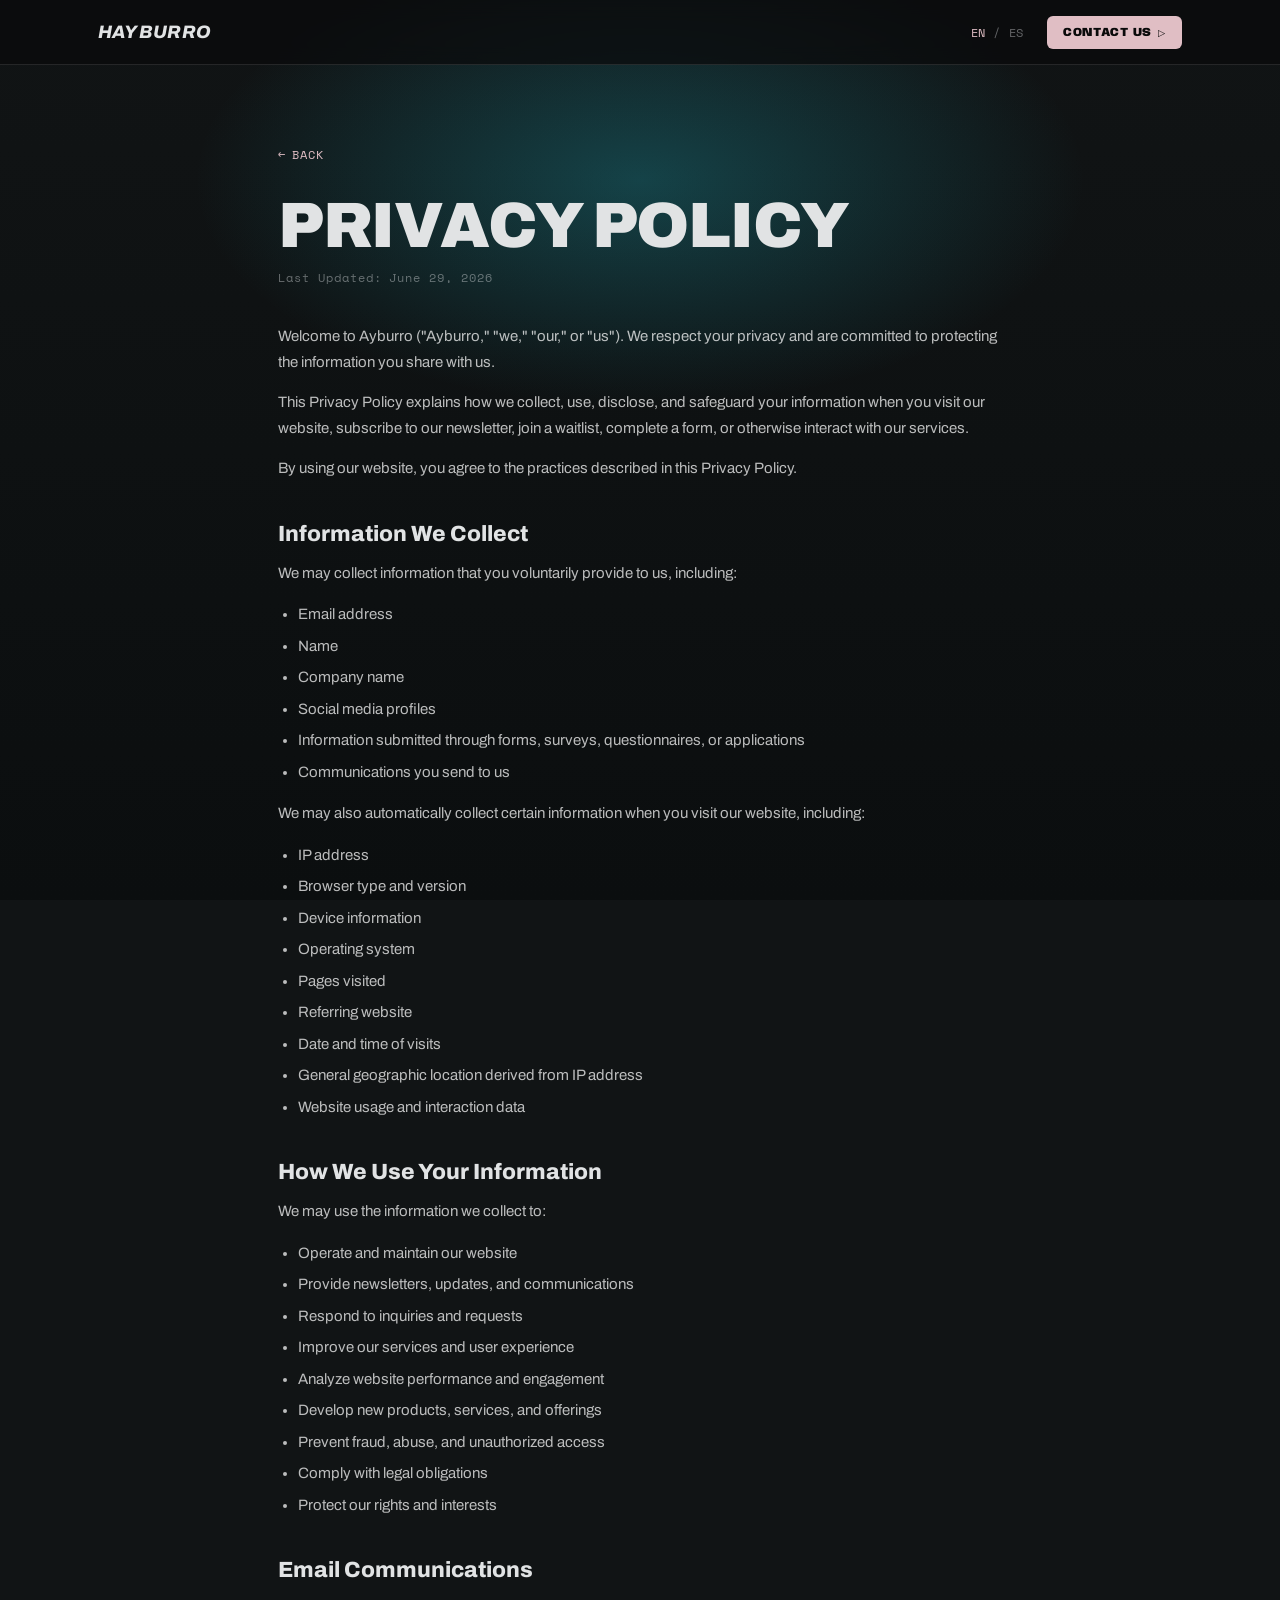
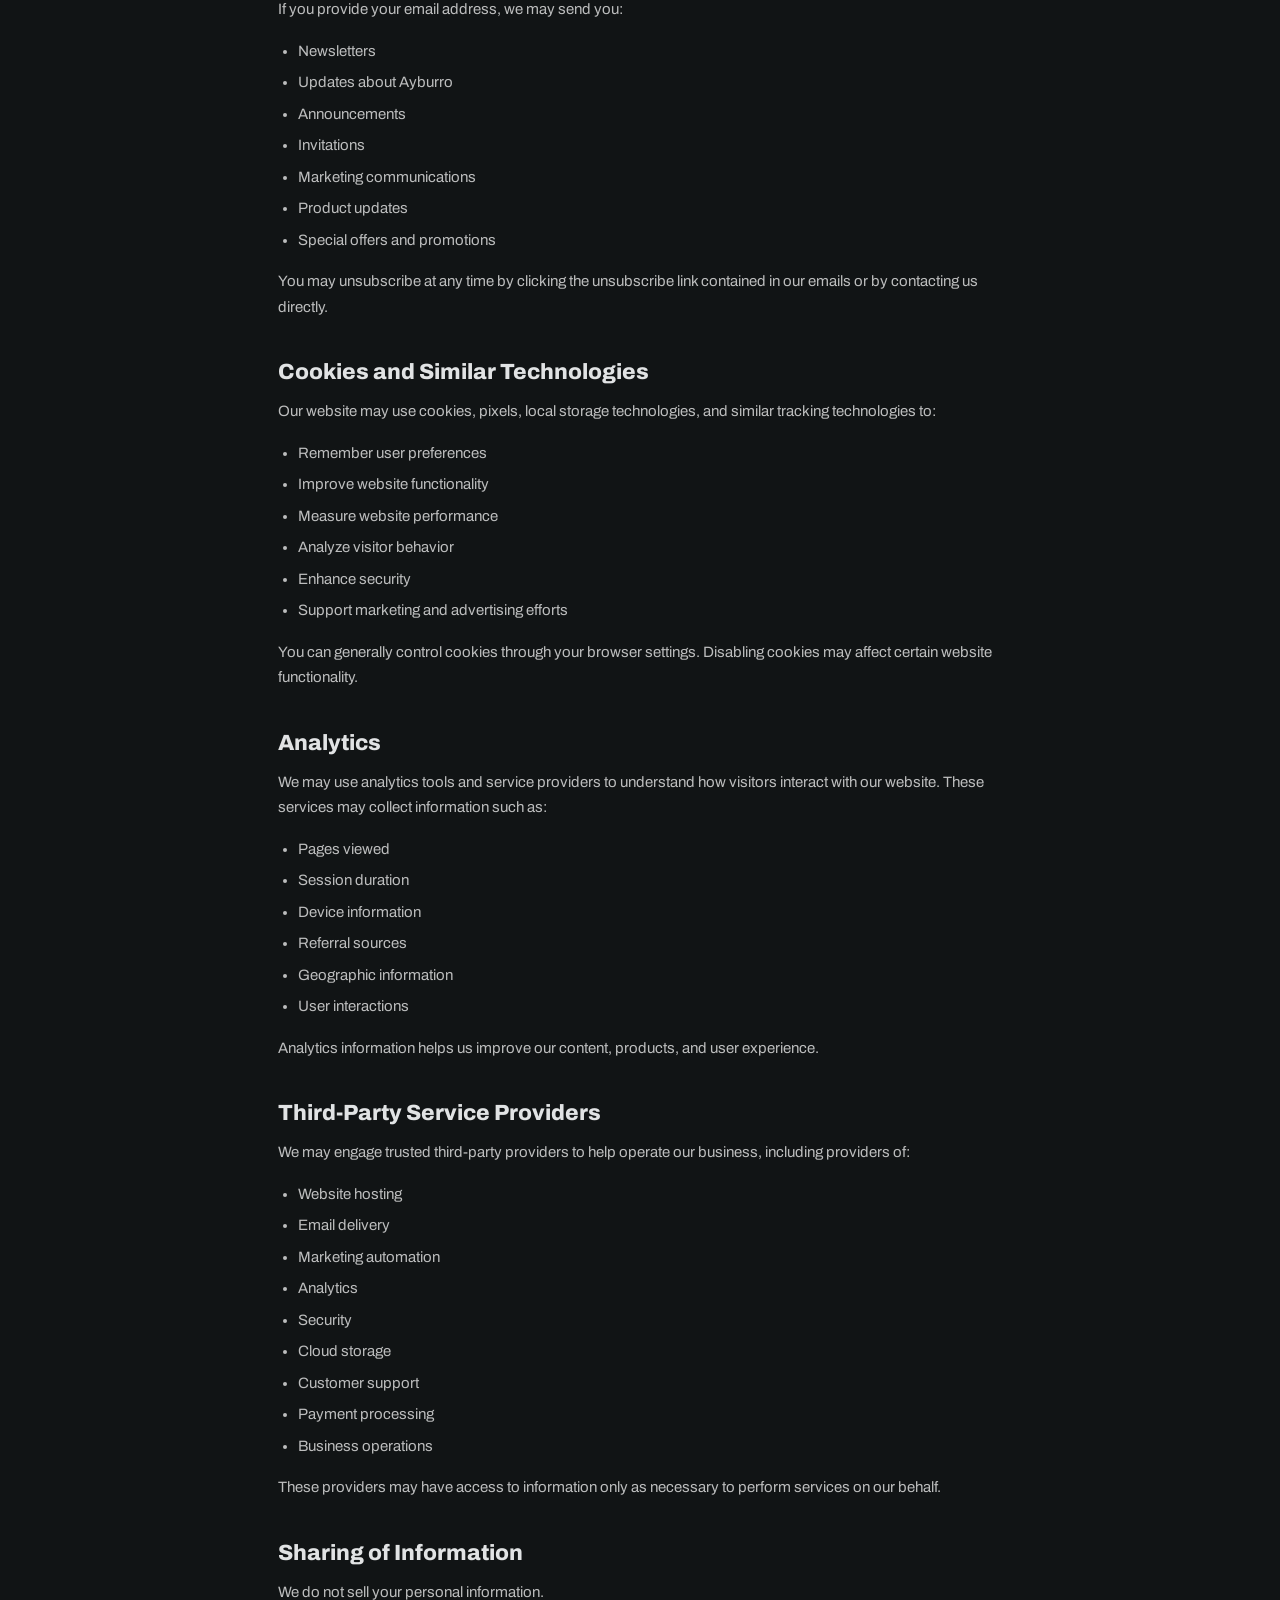
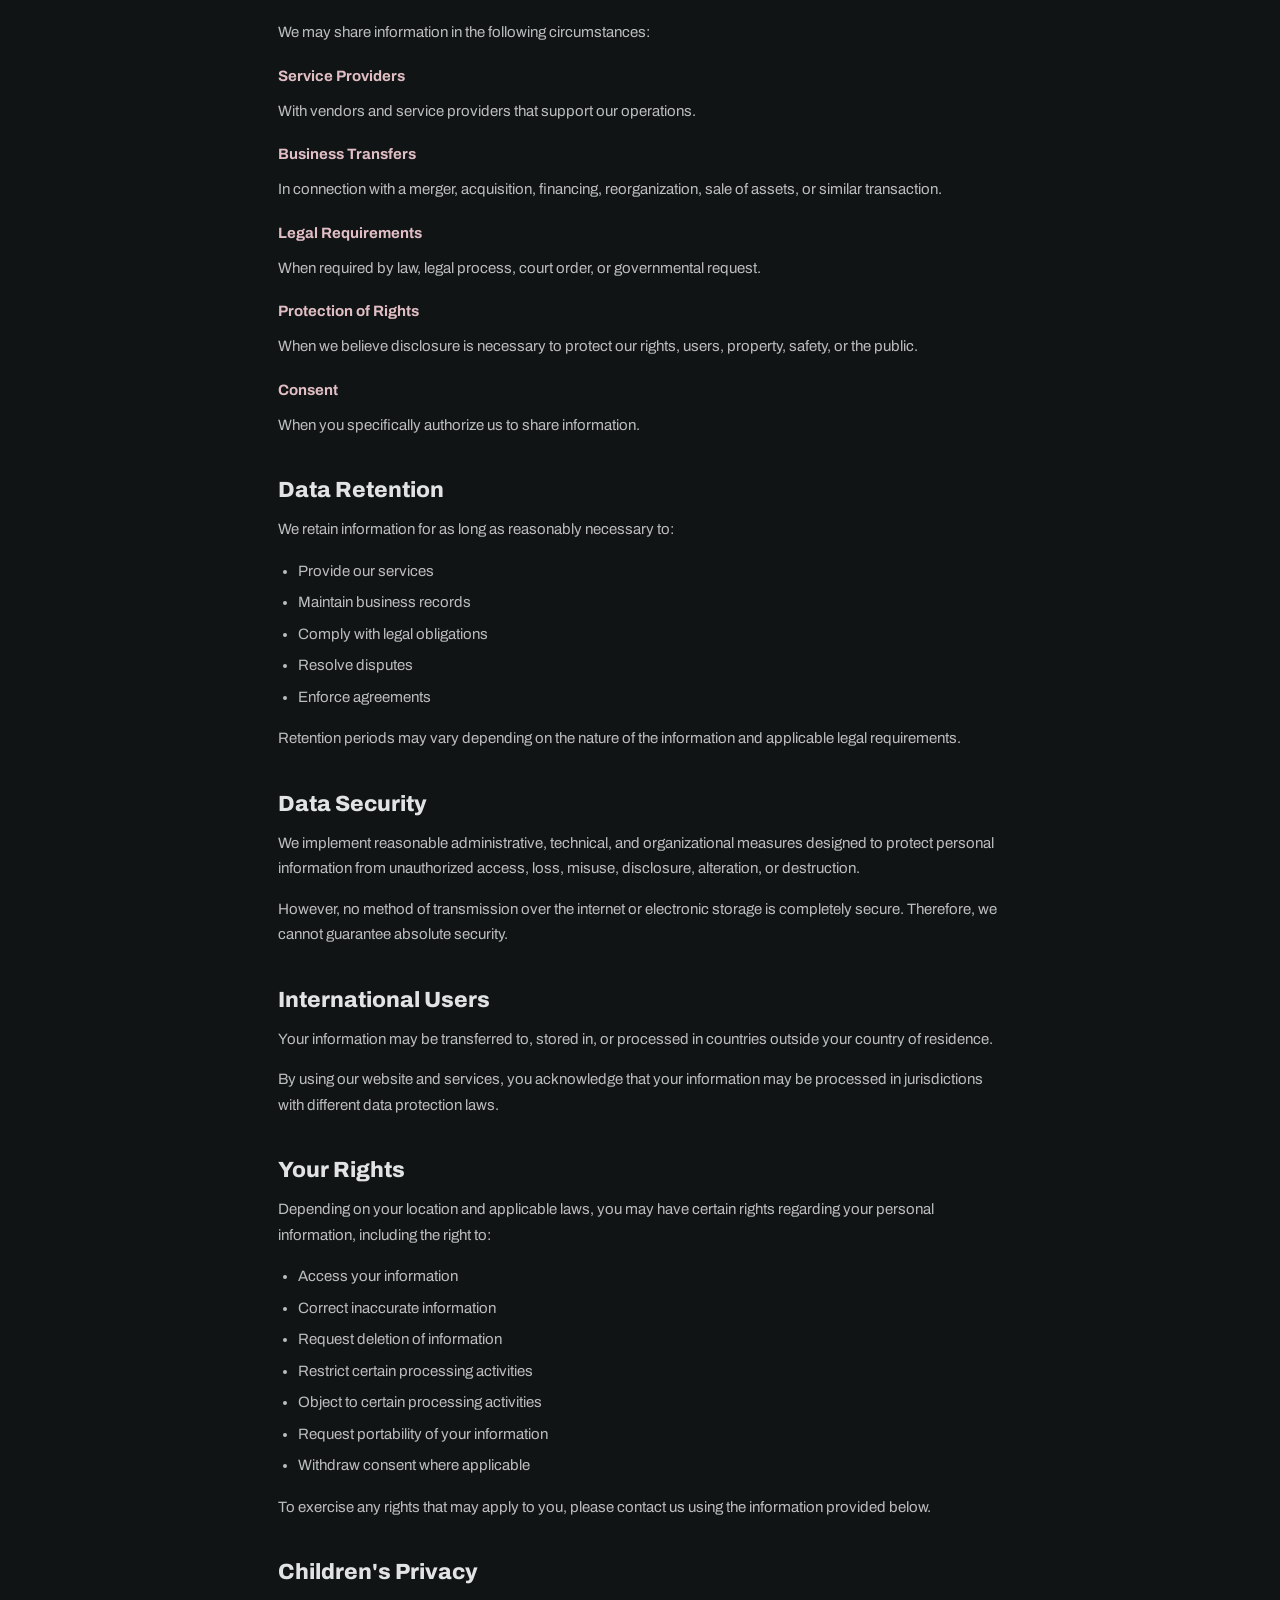
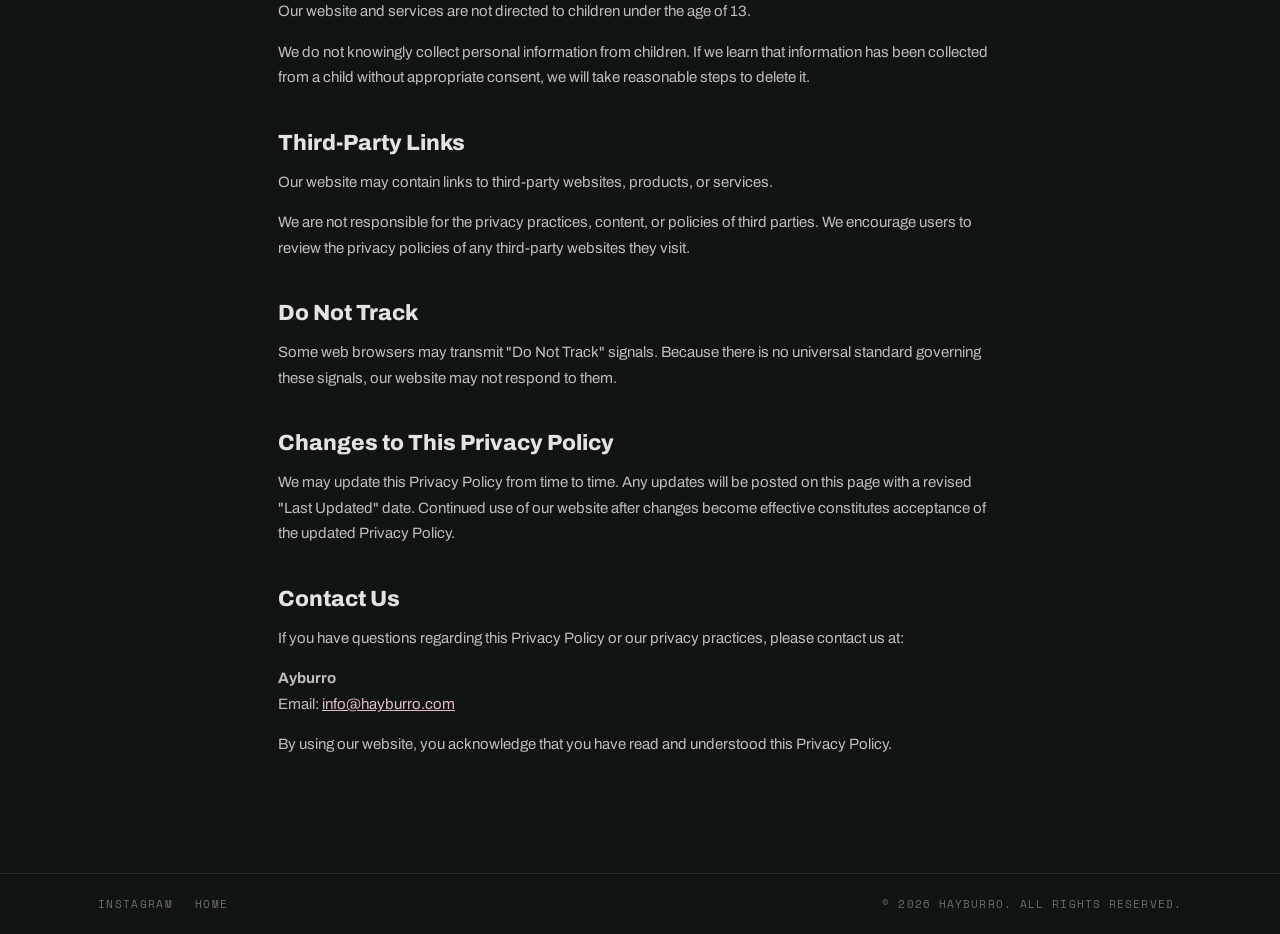
<file: privacy.html>
<!DOCTYPE html>
<html lang="en">
<head>
  <meta charset="UTF-8" />
  <meta name="viewport" content="width=device-width, initial-scale=1.0" />
  <title>Privacy Policy — HAY BURRO</title>
  <link rel="icon" href="assets/icon.png" type="image/png" />
  <link rel="preconnect" href="https://fonts.googleapis.com" />
  <link rel="preconnect" href="https://fonts.gstatic.com" crossorigin />
  <link href="https://fonts.googleapis.com/css2?family=Anybody:wght@800;900&family=Archivo:wght@400;600;700;800;900&family=Space+Mono:wght@400;700&display=swap" rel="stylesheet" />
  <link rel="stylesheet" href="styles.css" />
  <style>
    .legal { max-width: 820px; padding-top: clamp(40px, 7vw, 80px); padding-bottom: 80px; }
    .legal h1 { font-size: clamp(34px, 6vw, 64px); font-weight: 900; text-transform: uppercase; letter-spacing: -0.02em; margin: 0 0 8px; }
    .legal .updated { font-family: var(--font-mono); font-size: 12px; letter-spacing: 0.08em; color: var(--muted); margin: 0 0 36px; }
    .legal h2 { font-size: 22px; font-weight: 800; margin: 40px 0 12px; }
    .legal h3 { font-size: 15px; font-weight: 700; margin: 22px 0 6px; color: var(--pink); }
    .legal p, .legal li { color: rgba(255,255,255,0.72); line-height: 1.7; font-size: 15px; }
    .legal ul { padding-left: 20px; }
    .legal li { margin-bottom: 6px; }
    .legal a { color: var(--pink); }
    .back { display: inline-flex; align-items: center; gap: 6px; font-family: var(--font-mono); font-size: 12px; letter-spacing: 0.08em; color: var(--muted); text-decoration: none; margin-bottom: 28px; }
    .back:hover { color: var(--pink); }
    .lang-es { display: none; }
  </style>
</head>
<body>
  <header class="site-header">
    <div class="container header-inner">
      <a href="index.html" class="brand">HAY BURRO</a>
      <div class="header-actions">
        <div class="lang-toggle" role="group" aria-label="Language">
          <button type="button" class="lang-btn" data-lang="en">EN</button>
          <span class="lang-sep" aria-hidden="true">/</span>
          <button type="button" class="lang-btn" data-lang="es">ES</button>
        </div>
        <a class="btn-contact" href="mailto:info@hayburro.com">
          <span data-cta>CONTACT US</span> <span class="tri" aria-hidden="true">&#9655;</span>
        </a>
      </div>
    </div>
  </header>

  <main class="container legal">
    <a class="back" href="index.html"><span aria-hidden="true">&#8592;</span> <span data-back>BACK</span></a>

    <!-- ============================ ENGLISH ============================ -->
    <article class="lang-en">
      <h1>Privacy Policy</h1>
      <p class="updated">Last Updated: June 29, 2026</p>

      <p>Welcome to Ayburro ("Ayburro," "we," "our," or "us"). We respect your privacy and are committed to protecting the information you share with us.</p>
      <p>This Privacy Policy explains how we collect, use, disclose, and safeguard your information when you visit our website, subscribe to our newsletter, join a waitlist, complete a form, or otherwise interact with our services.</p>
      <p>By using our website, you agree to the practices described in this Privacy Policy.</p>

      <h2>Information We Collect</h2>
      <p>We may collect information that you voluntarily provide to us, including:</p>
      <ul>
        <li>Email address</li><li>Name</li><li>Company name</li><li>Social media profiles</li>
        <li>Information submitted through forms, surveys, questionnaires, or applications</li>
        <li>Communications you send to us</li>
      </ul>
      <p>We may also automatically collect certain information when you visit our website, including:</p>
      <ul>
        <li>IP address</li><li>Browser type and version</li><li>Device information</li><li>Operating system</li>
        <li>Pages visited</li><li>Referring website</li><li>Date and time of visits</li>
        <li>General geographic location derived from IP address</li><li>Website usage and interaction data</li>
      </ul>

      <h2>How We Use Your Information</h2>
      <p>We may use the information we collect to:</p>
      <ul>
        <li>Operate and maintain our website</li>
        <li>Provide newsletters, updates, and communications</li>
        <li>Respond to inquiries and requests</li>
        <li>Improve our services and user experience</li>
        <li>Analyze website performance and engagement</li>
        <li>Develop new products, services, and offerings</li>
        <li>Prevent fraud, abuse, and unauthorized access</li>
        <li>Comply with legal obligations</li>
        <li>Protect our rights and interests</li>
      </ul>

      <h2>Email Communications</h2>
      <p>If you provide your email address, we may send you:</p>
      <ul>
        <li>Newsletters</li><li>Updates about Ayburro</li><li>Announcements</li><li>Invitations</li>
        <li>Marketing communications</li><li>Product updates</li><li>Special offers and promotions</li>
      </ul>
      <p>You may unsubscribe at any time by clicking the unsubscribe link contained in our emails or by contacting us directly.</p>

      <h2>Cookies and Similar Technologies</h2>
      <p>Our website may use cookies, pixels, local storage technologies, and similar tracking technologies to:</p>
      <ul>
        <li>Remember user preferences</li><li>Improve website functionality</li><li>Measure website performance</li>
        <li>Analyze visitor behavior</li><li>Enhance security</li><li>Support marketing and advertising efforts</li>
      </ul>
      <p>You can generally control cookies through your browser settings. Disabling cookies may affect certain website functionality.</p>

      <h2>Analytics</h2>
      <p>We may use analytics tools and service providers to understand how visitors interact with our website. These services may collect information such as:</p>
      <ul>
        <li>Pages viewed</li><li>Session duration</li><li>Device information</li>
        <li>Referral sources</li><li>Geographic information</li><li>User interactions</li>
      </ul>
      <p>Analytics information helps us improve our content, products, and user experience.</p>

      <h2>Third-Party Service Providers</h2>
      <p>We may engage trusted third-party providers to help operate our business, including providers of:</p>
      <ul>
        <li>Website hosting</li><li>Email delivery</li><li>Marketing automation</li><li>Analytics</li><li>Security</li>
        <li>Cloud storage</li><li>Customer support</li><li>Payment processing</li><li>Business operations</li>
      </ul>
      <p>These providers may have access to information only as necessary to perform services on our behalf.</p>

      <h2>Sharing of Information</h2>
      <p>We do not sell your personal information.</p>
      <p>We may share information in the following circumstances:</p>
      <h3>Service Providers</h3>
      <p>With vendors and service providers that support our operations.</p>
      <h3>Business Transfers</h3>
      <p>In connection with a merger, acquisition, financing, reorganization, sale of assets, or similar transaction.</p>
      <h3>Legal Requirements</h3>
      <p>When required by law, legal process, court order, or governmental request.</p>
      <h3>Protection of Rights</h3>
      <p>When we believe disclosure is necessary to protect our rights, users, property, safety, or the public.</p>
      <h3>Consent</h3>
      <p>When you specifically authorize us to share information.</p>

      <h2>Data Retention</h2>
      <p>We retain information for as long as reasonably necessary to:</p>
      <ul>
        <li>Provide our services</li><li>Maintain business records</li><li>Comply with legal obligations</li>
        <li>Resolve disputes</li><li>Enforce agreements</li>
      </ul>
      <p>Retention periods may vary depending on the nature of the information and applicable legal requirements.</p>

      <h2>Data Security</h2>
      <p>We implement reasonable administrative, technical, and organizational measures designed to protect personal information from unauthorized access, loss, misuse, disclosure, alteration, or destruction.</p>
      <p>However, no method of transmission over the internet or electronic storage is completely secure. Therefore, we cannot guarantee absolute security.</p>

      <h2>International Users</h2>
      <p>Your information may be transferred to, stored in, or processed in countries outside your country of residence.</p>
      <p>By using our website and services, you acknowledge that your information may be processed in jurisdictions with different data protection laws.</p>

      <h2>Your Rights</h2>
      <p>Depending on your location and applicable laws, you may have certain rights regarding your personal information, including the right to:</p>
      <ul>
        <li>Access your information</li><li>Correct inaccurate information</li><li>Request deletion of information</li>
        <li>Restrict certain processing activities</li><li>Object to certain processing activities</li>
        <li>Request portability of your information</li><li>Withdraw consent where applicable</li>
      </ul>
      <p>To exercise any rights that may apply to you, please contact us using the information provided below.</p>

      <h2>Children's Privacy</h2>
      <p>Our website and services are not directed to children under the age of 13.</p>
      <p>We do not knowingly collect personal information from children. If we learn that information has been collected from a child without appropriate consent, we will take reasonable steps to delete it.</p>

      <h2>Third-Party Links</h2>
      <p>Our website may contain links to third-party websites, products, or services.</p>
      <p>We are not responsible for the privacy practices, content, or policies of third parties. We encourage users to review the privacy policies of any third-party websites they visit.</p>

      <h2>Do Not Track</h2>
      <p>Some web browsers may transmit "Do Not Track" signals. Because there is no universal standard governing these signals, our website may not respond to them.</p>

      <h2>Changes to This Privacy Policy</h2>
      <p>We may update this Privacy Policy from time to time. Any updates will be posted on this page with a revised "Last Updated" date. Continued use of our website after changes become effective constitutes acceptance of the updated Privacy Policy.</p>

      <h2>Contact Us</h2>
      <p>If you have questions regarding this Privacy Policy or our privacy practices, please contact us at:</p>
      <p><strong>Ayburro</strong><br />Email: <a href="mailto:info@hayburro.com">info@hayburro.com</a></p>
      <p>By using our website, you acknowledge that you have read and understood this Privacy Policy.</p>
    </article>

    <!-- ============================ ESPAÑOL ============================ -->
    <article class="lang-es">
      <h1>Política de Privacidad</h1>
      <p class="updated">Última actualización: 29 de junio de 2026</p>

      <p>Bienvenido a Ayburro ("Ayburro", "nosotros" o "nos"). Respetamos tu privacidad y nos comprometemos a proteger la información que compartes con nosotros.</p>
      <p>Esta Política de Privacidad explica cómo recopilamos, usamos, divulgamos y protegemos tu información cuando visitas nuestro sitio web, te suscribes a nuestro boletín, te unes a una lista de espera, completas un formulario o interactúas de otro modo con nuestros servicios.</p>
      <p>Al usar nuestro sitio web, aceptas las prácticas descritas en esta Política de Privacidad.</p>

      <h2>Información que Recopilamos</h2>
      <p>Podemos recopilar la información que nos proporcionas voluntariamente, incluyendo:</p>
      <ul>
        <li>Dirección de correo electrónico</li><li>Nombre</li><li>Nombre de la empresa</li><li>Perfiles de redes sociales</li>
        <li>Información enviada a través de formularios, encuestas, cuestionarios o solicitudes</li>
        <li>Comunicaciones que nos envías</li>
      </ul>
      <p>También podemos recopilar automáticamente cierta información cuando visitas nuestro sitio web, incluyendo:</p>
      <ul>
        <li>Dirección IP</li><li>Tipo y versión del navegador</li><li>Información del dispositivo</li><li>Sistema operativo</li>
        <li>Páginas visitadas</li><li>Sitio web de referencia</li><li>Fecha y hora de las visitas</li>
        <li>Ubicación geográfica general derivada de la dirección IP</li><li>Datos de uso e interacción con el sitio web</li>
      </ul>

      <h2>Cómo Usamos tu Información</h2>
      <p>Podemos usar la información que recopilamos para:</p>
      <ul>
        <li>Operar y mantener nuestro sitio web</li>
        <li>Proporcionar boletines, actualizaciones y comunicaciones</li>
        <li>Responder a consultas y solicitudes</li>
        <li>Mejorar nuestros servicios y la experiencia del usuario</li>
        <li>Analizar el rendimiento y la participación del sitio web</li>
        <li>Desarrollar nuevos productos, servicios y ofertas</li>
        <li>Prevenir fraudes, abusos y accesos no autorizados</li>
        <li>Cumplir con obligaciones legales</li>
        <li>Proteger nuestros derechos e intereses</li>
      </ul>

      <h2>Comunicaciones por Correo Electrónico</h2>
      <p>Si proporcionas tu dirección de correo electrónico, podemos enviarte:</p>
      <ul>
        <li>Boletines</li><li>Actualizaciones sobre Ayburro</li><li>Anuncios</li><li>Invitaciones</li>
        <li>Comunicaciones de marketing</li><li>Actualizaciones de productos</li><li>Ofertas y promociones especiales</li>
      </ul>
      <p>Puedes darte de baja en cualquier momento haciendo clic en el enlace de cancelación de suscripción incluido en nuestros correos electrónicos o contactándonos directamente.</p>

      <h2>Cookies y Tecnologías Similares</h2>
      <p>Nuestro sitio web puede usar cookies, píxeles, tecnologías de almacenamiento local y tecnologías de seguimiento similares para:</p>
      <ul>
        <li>Recordar las preferencias del usuario</li><li>Mejorar la funcionalidad del sitio web</li><li>Medir el rendimiento del sitio web</li>
        <li>Analizar el comportamiento de los visitantes</li><li>Mejorar la seguridad</li><li>Apoyar los esfuerzos de marketing y publicidad</li>
      </ul>
      <p>Generalmente puedes controlar las cookies a través de la configuración de tu navegador. Deshabilitar las cookies puede afectar ciertas funcionalidades del sitio web.</p>

      <h2>Analítica</h2>
      <p>Podemos usar herramientas de analítica y proveedores de servicios para comprender cómo interactúan los visitantes con nuestro sitio web. Estos servicios pueden recopilar información como:</p>
      <ul>
        <li>Páginas vistas</li><li>Duración de la sesión</li><li>Información del dispositivo</li>
        <li>Fuentes de referencia</li><li>Información geográfica</li><li>Interacciones del usuario</li>
      </ul>
      <p>La información analítica nos ayuda a mejorar nuestro contenido, productos y experiencia del usuario.</p>

      <h2>Proveedores de Servicios Externos</h2>
      <p>Podemos contratar proveedores externos de confianza para ayudar a operar nuestro negocio, incluyendo proveedores de:</p>
      <ul>
        <li>Alojamiento del sitio web</li><li>Entrega de correo electrónico</li><li>Automatización de marketing</li><li>Analítica</li><li>Seguridad</li>
        <li>Almacenamiento en la nube</li><li>Atención al cliente</li><li>Procesamiento de pagos</li><li>Operaciones comerciales</li>
      </ul>
      <p>Estos proveedores pueden tener acceso a la información solo en la medida necesaria para prestar servicios en nuestro nombre.</p>

      <h2>Compartir Información</h2>
      <p>No vendemos tu información personal.</p>
      <p>Podemos compartir información en las siguientes circunstancias:</p>
      <h3>Proveedores de Servicios</h3>
      <p>Con vendedores y proveedores de servicios que apoyan nuestras operaciones.</p>
      <h3>Transferencias Comerciales</h3>
      <p>En relación con una fusión, adquisición, financiación, reorganización, venta de activos o transacción similar.</p>
      <h3>Requisitos Legales</h3>
      <p>Cuando lo exija la ley, un proceso legal, una orden judicial o una solicitud gubernamental.</p>
      <h3>Protección de Derechos</h3>
      <p>Cuando creamos que la divulgación es necesaria para proteger nuestros derechos, usuarios, propiedad, seguridad o al público.</p>
      <h3>Consentimiento</h3>
      <p>Cuando nos autorices específicamente a compartir información.</p>

      <h2>Retención de Datos</h2>
      <p>Conservamos la información durante el tiempo que sea razonablemente necesario para:</p>
      <ul>
        <li>Prestar nuestros servicios</li><li>Mantener registros comerciales</li><li>Cumplir con obligaciones legales</li>
        <li>Resolver disputas</li><li>Hacer cumplir acuerdos</li>
      </ul>
      <p>Los períodos de retención pueden variar según la naturaleza de la información y los requisitos legales aplicables.</p>

      <h2>Seguridad de los Datos</h2>
      <p>Implementamos medidas administrativas, técnicas y organizativas razonables diseñadas para proteger la información personal contra el acceso no autorizado, la pérdida, el uso indebido, la divulgación, la alteración o la destrucción.</p>
      <p>Sin embargo, ningún método de transmisión por Internet o de almacenamiento electrónico es completamente seguro. Por lo tanto, no podemos garantizar una seguridad absoluta.</p>

      <h2>Usuarios Internacionales</h2>
      <p>Tu información puede ser transferida, almacenada o procesada en países fuera de tu país de residencia.</p>
      <p>Al usar nuestro sitio web y servicios, reconoces que tu información puede ser procesada en jurisdicciones con leyes de protección de datos diferentes.</p>

      <h2>Tus Derechos</h2>
      <p>Dependiendo de tu ubicación y de las leyes aplicables, puedes tener ciertos derechos respecto a tu información personal, incluyendo el derecho a:</p>
      <ul>
        <li>Acceder a tu información</li><li>Corregir información inexacta</li><li>Solicitar la eliminación de información</li>
        <li>Restringir ciertas actividades de procesamiento</li><li>Oponerte a ciertas actividades de procesamiento</li>
        <li>Solicitar la portabilidad de tu información</li><li>Retirar el consentimiento cuando corresponda</li>
      </ul>
      <p>Para ejercer cualquier derecho que pueda aplicarte, contáctanos usando la información proporcionada a continuación.</p>

      <h2>Privacidad de los Menores</h2>
      <p>Nuestro sitio web y servicios no están dirigidos a menores de 13 años.</p>
      <p>No recopilamos conscientemente información personal de menores. Si nos enteramos de que se ha recopilado información de un menor sin el consentimiento apropiado, tomaremos medidas razonables para eliminarla.</p>

      <h2>Enlaces a Terceros</h2>
      <p>Nuestro sitio web puede contener enlaces a sitios web, productos o servicios de terceros.</p>
      <p>No somos responsables de las prácticas de privacidad, el contenido o las políticas de terceros. Recomendamos a los usuarios revisar las políticas de privacidad de cualquier sitio web de terceros que visiten.</p>

      <h2>No Rastrear (Do Not Track)</h2>
      <p>Algunos navegadores web pueden transmitir señales de "No Rastrear". Debido a que no existe un estándar universal que rija estas señales, es posible que nuestro sitio web no responda a ellas.</p>

      <h2>Cambios en esta Política de Privacidad</h2>
      <p>Podemos actualizar esta Política de Privacidad de vez en cuando. Cualquier actualización se publicará en esta página con una fecha de "Última actualización" revisada. El uso continuado de nuestro sitio web después de que los cambios entren en vigor constituye la aceptación de la Política de Privacidad actualizada.</p>

      <h2>Contáctanos</h2>
      <p>Si tienes preguntas sobre esta Política de Privacidad o nuestras prácticas de privacidad, contáctanos en:</p>
      <p><strong>Ayburro</strong><br />Correo electrónico: <a href="mailto:info@hayburro.com">info@hayburro.com</a></p>
      <p>Al usar nuestro sitio web, reconoces que has leído y comprendido esta Política de Privacidad.</p>
    </article>
  </main>

  <footer class="site-footer">
    <div class="container footer-inner">
      <nav class="footer-links mono">
        <a href="https://www.instagram.com/ayburro" target="_blank" rel="noopener noreferrer">INSTAGRAM</a>
        <a href="index.html" data-home>HOME</a>
      </nav>
      <p class="footer-copy mono" data-copy>&copy; 2026 HAYBURRO. ALL RIGHTS RESERVED.</p>
    </div>
  </footer>

  <script>
    (function () {
      var T = {
        en: { cta: "CONTACT US", back: "BACK", home: "HOME", copy: "© 2026 HAYBURRO. ALL RIGHTS RESERVED." },
        es: { cta: "CONTÁCTANOS", back: "VOLVER", home: "INICIO", copy: "© 2026 HAYBURRO. TODOS LOS DERECHOS RESERVADOS." }
      };
      function setLang(lang) {
        if (!T[lang]) lang = "en";
        document.documentElement.lang = lang;
        document.querySelector(".lang-en").style.display = lang === "en" ? "" : "none";
        document.querySelector(".lang-es").style.display = lang === "es" ? "" : "none";
        document.querySelector("[data-cta]").textContent = T[lang].cta;
        document.querySelector("[data-back]").textContent = T[lang].back;
        document.querySelector("[data-home]").textContent = T[lang].home;
        document.querySelector("[data-copy]").textContent = T[lang].copy;
        document.querySelectorAll(".lang-btn").forEach(function (b) {
          b.classList.toggle("active", b.dataset.lang === lang);
        });
        try { localStorage.setItem("ayburro-lang", lang); } catch (e) {}
      }
      var lang = "en";
      try {
        var saved = localStorage.getItem("ayburro-lang");
        if (saved) lang = saved;
        else if ((navigator.language || "").toLowerCase().startsWith("es")) lang = "es";
      } catch (e) {}
      document.querySelectorAll(".lang-btn").forEach(function (b) {
        b.addEventListener("click", function () { setLang(b.dataset.lang); });
      });
      setLang(lang);
    })();
  </script>
</body>
</html>
</file>
<file: styles.css>
/* ============================================================
   AY BURRO — landing page styles
   ============================================================ */

:root {
  /* Colors sampled from the Figma SVG export */
  --bg:          #111415;
  --bg-deep:     #0b0e0f;
  --glow-teal:   #20b1c1;
  --ink:         #e1e3e4;
  --muted:       rgba(225, 227, 228, 0.42);
  --hairline:    rgba(225, 227, 228, 0.12);
  --line-input:  rgba(225, 227, 228, 0.25);

  /* Brand pinks */
  --pink:        #e0bec4;   /* buttons */
  --pink-hover:  #ebbfc8;
  --pink-pale-1: #ffdbe3;   /* headline gradient top */
  --pink-pale-2: #ffb1c2;   /* headline gradient bottom */

  --maxw: 1180px;
  --pad: 48px;

  --font-head: "Archivo", system-ui, sans-serif;
  --font-mono: "Space Mono", ui-monospace, "SFMono-Regular", monospace;
  --font-button: "Anybody", system-ui, sans-serif;
}

* { box-sizing: border-box; }

html { scroll-behavior: smooth; }

body {
  margin: 0;
  background: var(--bg);
  color: var(--ink);
  font-family: var(--font-head);
  -webkit-font-smoothing: antialiased;
  text-rendering: optimizeLegibility;
  overflow-x: hidden;
  min-height: 100vh;
  position: relative;
}

/* Teal radial glow behind the hero */
body::before {
  content: "";
  position: fixed;
  inset: 0;
  background:
    radial-gradient(58% 42% at 50% 20%, rgba(32,177,193,0.30) 0%, rgba(32,177,193,0) 60%),
    linear-gradient(180deg, var(--bg) 0%, var(--bg-deep) 100%);
  z-index: -1;
  pointer-events: none;
}

::selection { background: var(--pink); color: #000; }

.container {
  width: 100%;
  max-width: var(--maxw);
  margin-inline: auto;
  padding-inline: var(--pad);
}

.mono { font-family: var(--font-mono); }

/* Decorative triangle "play" glyph next to button labels */
.tri { font-size: 0.78em; vertical-align: 1px; }

/* ============================ HEADER ============================ */
.site-header {
  position: sticky;
  top: 0;
  z-index: 50;
  background: rgba(10, 11, 12, 0.72);
  backdrop-filter: blur(10px);
  border-bottom: 1px solid var(--hairline);
}

.header-inner {
  display: flex;
  align-items: center;
  justify-content: space-between;
  height: 64px;
}

.brand {
  font-weight: 800;
  font-style: italic;
  letter-spacing: 0.02em;
  font-size: 18px;
  color: var(--ink);
  text-decoration: none;
}

.header-actions {
  display: flex;
  align-items: center;
  gap: 22px;
}

.lang-toggle {
  display: flex;
  align-items: center;
  gap: 6px;
  font-family: var(--font-mono);
  font-size: 12px;
  letter-spacing: 0.08em;
}
.lang-btn {
  background: none;
  border: 0;
  color: var(--muted);
  cursor: pointer;
  padding: 2px 2px;
  font: inherit;
  transition: color 0.2s ease;
}
.lang-btn:hover { color: var(--ink); }
.lang-btn.active { color: var(--pink); }
.lang-sep { color: var(--muted); }

.btn-contact {
  display: inline-flex;
  align-items: center;
  gap: 6px;
  background: var(--pink);
  color: #0a0a0a;
  text-decoration: none;
  font-family: var(--font-button);
  font-weight: 900;
  font-size: 12px;
  letter-spacing: 0.06em;
  padding: 10px 16px;
  border-radius: 6px;
  transition: background 0.2s ease, transform 0.2s ease;
}
.btn-contact:hover { background: var(--pink-hover); transform: translateY(-1px); }

/* ============================ HERO ============================ */
.hero {
  padding-top: clamp(24px, 4vw, 56px);
  text-align: center;       /* center the whole column */
}

.headline {
  margin: 0;
  font-weight: 900;
  line-height: 0.92;
  letter-spacing: -0.02em;
  font-size: clamp(44px, 9.2vw, 116px);
  text-transform: uppercase;
}
.headline .line { display: block; }

/* Per-letter reveal (matches the linked hero effect) */
.headline .char {
  display: inline-block;
  white-space: pre;
  opacity: 0;
  transform: translateY(0.5em);
  filter: blur(12px);
  background: linear-gradient(180deg, var(--pink-pale-1) 0%, var(--pink-pale-2) 100%);
  -webkit-background-clip: text;
  background-clip: text;
  color: transparent;
  transition:
    opacity 0.6s ease,
    transform 0.75s cubic-bezier(0.2, 0.75, 0.2, 1),
    filter 0.75s ease;
  transition-delay: calc(var(--i) * 0.035s);
}
.headline .char.reveal {
  opacity: 1;
  transform: none;
  filter: blur(0);
}

@media (prefers-reduced-motion: reduce) {
  .headline .char {
    opacity: 1;
    transform: none;
    filter: none;
    transition: none;
  }
}

/* ============================ FORM ============================ */
.signup {
  margin: clamp(28px, 5vw, 56px) auto 0;   /* centered column */
  max-width: 640px;
  text-align: left;                         /* keep fields left-aligned inside */
}

.field { margin-bottom: 34px; }

.field label {
  display: block;
  font-family: var(--font-mono);
  font-size: 11px;
  font-weight: 700;
  letter-spacing: 0.14em;
  color: rgba(255, 255, 255, 0.85);
  margin-bottom: 10px;
}

.field input {
  width: 100%;
  background: transparent;
  border: 0;
  border-bottom: 1px solid var(--line-input);
  padding: 8px 2px 10px;
  color: var(--ink);
  font-family: var(--font-head);
  font-size: 16px;
  outline: none;
  transition: border-color 0.2s ease;
}
.field input.mono {
  font-family: var(--font-mono);
  font-size: 13px;
  letter-spacing: 0.04em;
}
.field input::placeholder { color: var(--muted); }
.field input:focus { border-bottom-color: var(--pink); }
.field input:user-invalid { border-bottom-color: #ff6b6b; }

.encrypted {
  display: flex;
  justify-content: flex-end;
  align-items: center;
  gap: 6px;
  margin-top: 10px;
  font-size: 10px;
  letter-spacing: 0.12em;
  color: var(--muted);
}
.encrypted .lock { font-size: 7px; color: var(--pink); }

.btn-submit {
  width: 100%;
  margin-top: 8px;
  background: var(--pink);
  color: #0a0a0a;
  border: 0;
  border-radius: 6px;
  padding: 22px;
  font-family: var(--font-button);
  font-weight: 900;
  font-size: 16px;
  letter-spacing: 0.1em;
  cursor: pointer;
  transition: background 0.2s ease, transform 0.15s ease;
}
.btn-submit:hover { background: var(--pink-hover); transform: translateY(-1px); }
.btn-submit:active { transform: translateY(0); }
.btn-submit:disabled { opacity: 0.6; cursor: default; transform: none; }

.form-status {
  margin: 16px 2px 0;
  font-size: 12px;
  letter-spacing: 0.06em;
  text-align: center;
}
/* Don't reserve vertical space until there's a message to show */
.form-status:empty { display: none; }
.form-status.is-ok { color: var(--pink); }
.form-status.is-error { color: #ff8a8a; }

/* ============================ MASCOT ============================ */
.mascot {
  display: flex;
  justify-content: center;
  margin: 0 auto clamp(16px, 2.5vw, 28px);   /* sits on top, above the title */
}
.mascot img {
  /* Keep the artwork's own proportions — never stretch it. */
  width: min(56%, 440px);
  height: auto;
  filter: drop-shadow(0 30px 70px rgba(242, 182, 208, 0.18));
}

/* ============================ FOOTER ============================ */
.site-footer {
  border-top: 1px solid var(--hairline);
  margin-top: 20px;
}
.footer-inner {
  display: flex;
  align-items: center;
  justify-content: space-between;
  gap: 16px;
  height: 60px;
  flex-wrap: wrap;
}
.footer-links {
  display: flex;
  gap: 22px;
  font-size: 11px;
  letter-spacing: 0.12em;
}
.footer-links a {
  color: var(--muted);
  text-decoration: none;
  transition: color 0.2s ease;
}
.footer-links a:hover { color: var(--pink); }
.footer-copy {
  font-size: 11px;
  letter-spacing: 0.1em;
  color: var(--muted);
  margin: 0;
}

/* ============================ RESPONSIVE ============================ */
@media (max-width: 640px) {
  :root { --pad: 22px; }
  .header-actions { gap: 14px; }
  .btn-contact { padding: 9px 12px; }
  .footer-inner { height: auto; padding-block: 16px; }
}
</file>
